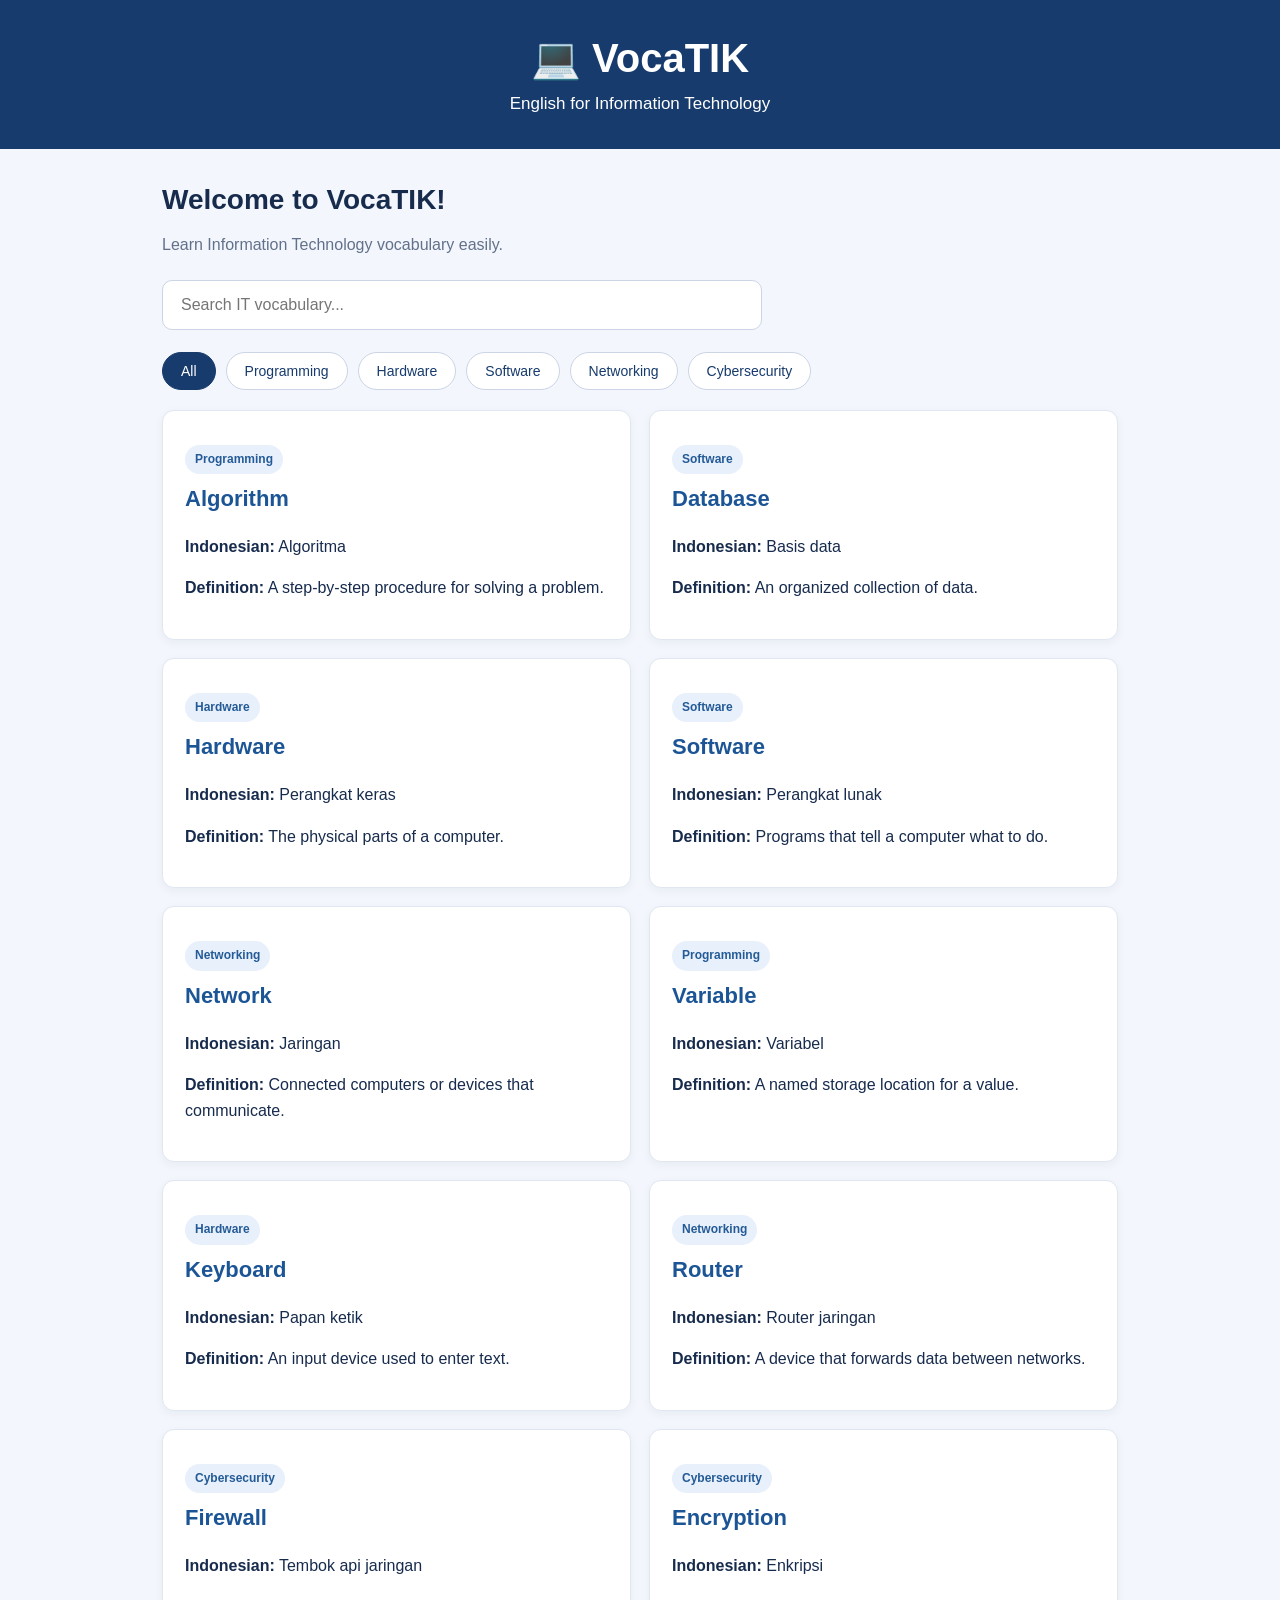
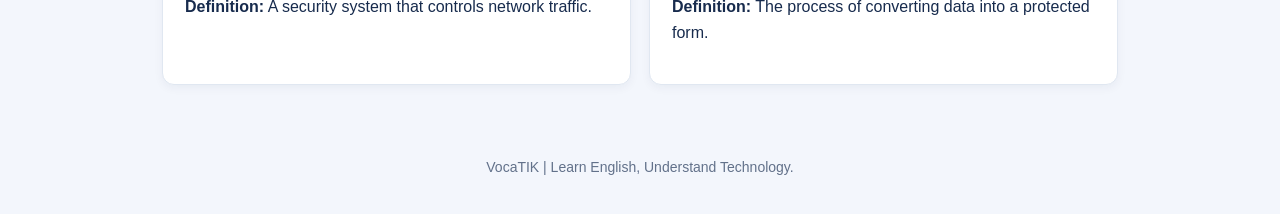
<file: index.html>
<!DOCTYPE html>
<html lang="en">
<head>
    <meta charset="UTF-8">
    <meta name="viewport" content="width=device-width, initial-scale=1.0">
    <title>VocaTIK - IT Dictionary</title>
    <link rel="stylesheet" href="style.css">
</head>

<body>
    <header>
        <h1>💻 VocaTIK</h1>
        <p>English for Information Technology</p>
    </header>

    <main>
        <h2>Welcome to VocaTIK!</h2>
        <p>Learn Information Technology vocabulary easily.</p>

        <input
            type="text"
            id="searchInput"
            placeholder="Search IT vocabulary..."
        >

        <div id="categories">
            <button class="category-btn active" data-category="All">All</button>
            <button class="category-btn" data-category="Programming">Programming</button>
            <button class="category-btn" data-category="Hardware">Hardware</button>
            <button class="category-btn" data-category="Software">Software</button>
            <button class="category-btn" data-category="Networking">Networking</button>
            <button class="category-btn" data-category="Cybersecurity">Cybersecurity</button>
        </div>

        <div id="dictionary"></div>
    </main>

    <footer>
        <p>VocaTIK | Learn English, Understand Technology.</p>
    </footer>

    <script src="script.js"></script>
</body>
</html>
</file>
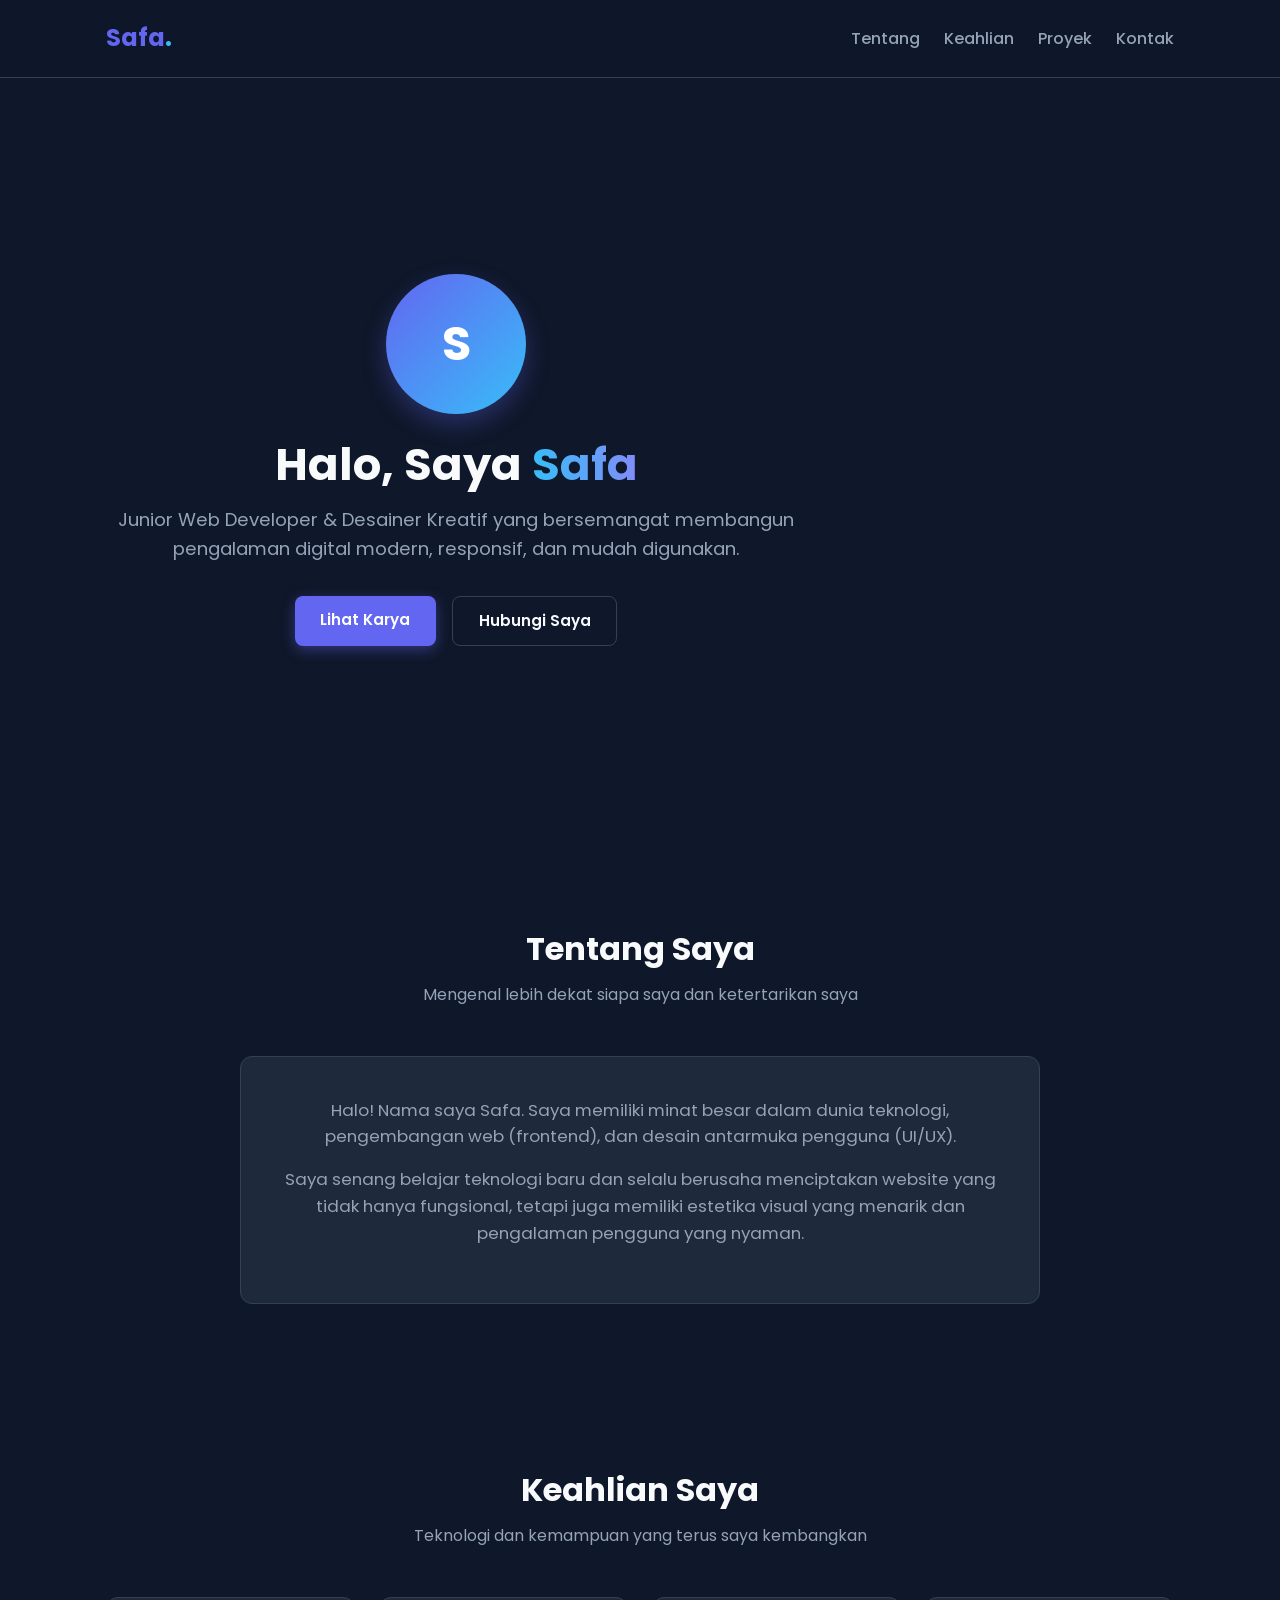
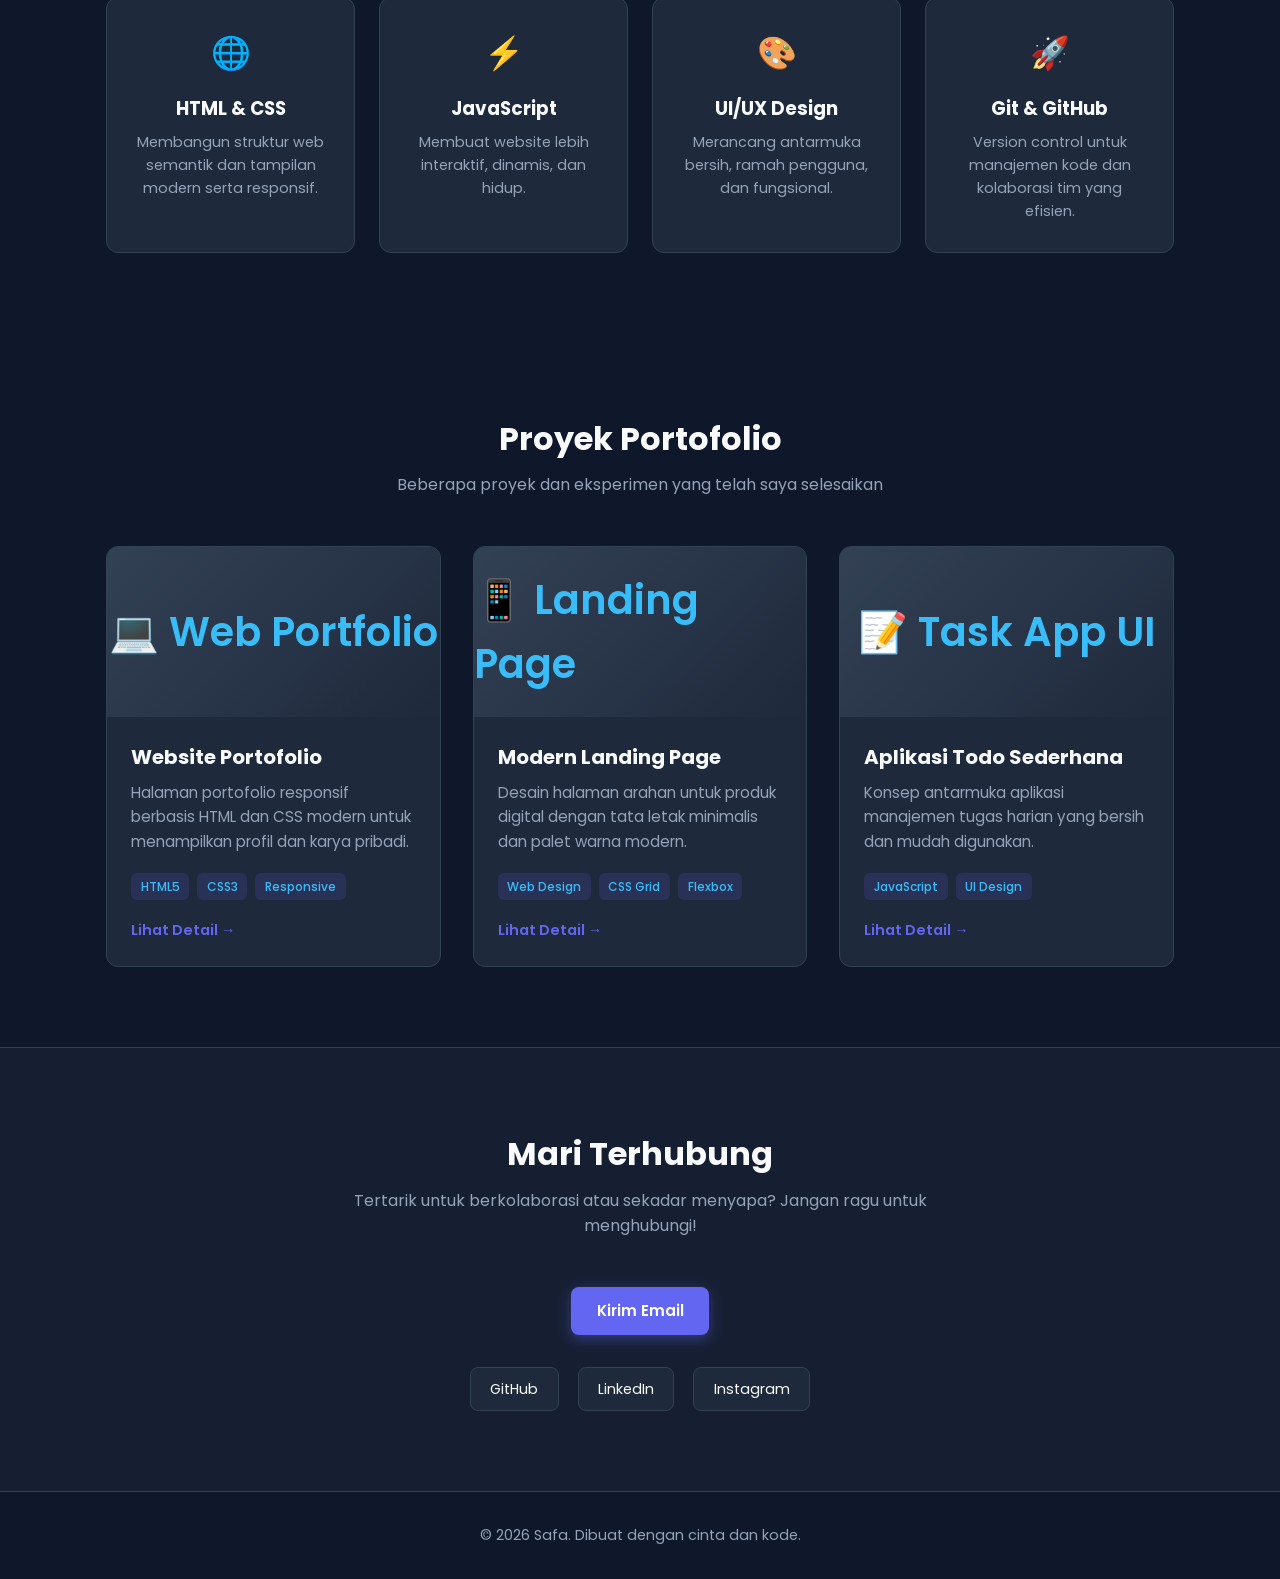
<file: Safa.html>
<!DOCTYPE html>
<html lang="id">
<head>
  <meta charset="UTF-8">
  <meta name="viewport" content="width=device-width, initial-scale=1.0">
  <title>Portofolio Safa</title>
  <link rel="preconnect" href="https://fonts.googleapis.com">
  <link rel="preconnect" href="https://fonts.gstatic.com" crossorigin>
  <link href="https://fonts.googleapis.com/css2?family=Poppins:wght@300;400;500;600;700&display=swap" rel="stylesheet">
  <style>
    /* Reset & Variabel Dasar */
    * {
      margin: 0;
      padding: 0;
      box-sizing: border-box;
    }

    :root {
      --primary: #6366f1;
      --primary-hover: #4f46e5;
      --bg: #0f172a;
      --card-bg: #1e293b;
      --text-main: #f8fafc;
      --text-muted: #94a3b8;
      --border: #334155;
      --accent: #38bdf8;
    }

    body {
      font-family: 'Poppins', sans-serif;
      background-color: var(--bg);
      color: var(--text-main);
      line-height: 1.6;
      scroll-behavior: smooth;
    }

    a {
      text-decoration: none;
      color: inherit;
    }

    /* Container */
    .container {
      width: 90%;
      max-width: 1100px;
      margin: 0 auto;
      padding: 0 1rem;
    }

    /* Navbar */
    header {
      position: sticky;
      top: 0;
      background-color: rgba(15, 23, 42, 0.9);
      backdrop-filter: blur(10px);
      border-bottom: 1px solid var(--border);
      z-index: 100;
    }

    nav {
      display: flex;
      justify-content: space-between;
      align-items: center;
      padding: 1.2rem 0;
    }

    .logo {
      font-size: 1.5rem;
      font-weight: 700;
      color: var(--primary);
    }

    .logo span {
      color: var(--accent);
    }

    .nav-links {
      display: flex;
      list-style: none;
      gap: 1.5rem;
    }

    .nav-links a {
      color: var(--text-muted);
      font-weight: 500;
      transition: color 0.3s ease;
    }

    .nav-links a:hover {
      color: var(--accent);
    }

    /* Hero Section */
    .hero {
      min-height: 85vh;
      display: flex;
      align-items: center;
      justify-content: center;
      text-align: center;
      padding: 4rem 0;
    }

    .hero-content {
      max-width: 700px;
    }

    .avatar {
      width: 140px;
      height: 140px;
      margin: 0 auto 1.5rem;
      border-radius: 50%;
      background: linear-gradient(135deg, var(--primary), var(--accent));
      display: flex;
      align-items: center;
      justify-content: center;
      font-size: 3rem;
      font-weight: 700;
      color: #fff;
      box-shadow: 0 10px 25px rgba(99, 102, 241, 0.3);
    }

    .hero h1 {
      font-size: 2.8rem;
      font-weight: 700;
      margin-bottom: 0.8rem;
      line-height: 1.2;
    }

    .hero h1 span {
      background: linear-gradient(to right, #38bdf8, #818cf8);
      -webkit-background-clip: text;
      -webkit-text-fill-color: transparent;
    }

    .hero p {
      font-size: 1.15rem;
      color: var(--text-muted);
      margin-bottom: 2rem;
    }

    .btn-group {
      display: flex;
      gap: 1rem;
      justify-content: center;
    }

    .btn {
      display: inline-block;
      padding: 0.75rem 1.6rem;
      border-radius: 8px;
      font-weight: 600;
      font-size: 0.95rem;
      cursor: pointer;
      transition: all 0.3s ease;
    }

    .btn-primary {
      background-color: var(--primary);
      color: #ffffff;
      box-shadow: 0 4px 14px rgba(99, 102, 241, 0.4);
    }

    .btn-primary:hover {
      background-color: var(--primary-hover);
      transform: translateY(-2px);
    }

    .btn-secondary {
      background-color: transparent;
      color: var(--text-main);
      border: 1px solid var(--border);
    }

    .btn-secondary:hover {
      background-color: var(--card-bg);
      border-color: var(--text-muted);
    }

    /* Section Global */
    section {
      padding: 5rem 0;
    }

    .section-title {
      text-align: center;
      margin-bottom: 3rem;
    }

    .section-title h2 {
      font-size: 2rem;
      font-weight: 700;
      margin-bottom: 0.5rem;
    }

    .section-title p {
      color: var(--text-muted);
      font-size: 1rem;
    }

    /* About Section */
    .about-card {
      background-color: var(--card-bg);
      border: 1px solid var(--border);
      border-radius: 12px;
      padding: 2.5rem;
      max-width: 800px;
      margin: 0 auto;
      text-align: center;
    }

    .about-card p {
      color: var(--text-muted);
      font-size: 1.05rem;
      margin-bottom: 1rem;
    }

    /* Skills Section */
    .skills-grid {
      display: grid;
      grid-template-columns: repeat(auto-fit, minmax(220px, 1fr));
      gap: 1.5rem;
    }

    .skill-card {
      background-color: var(--card-bg);
      border: 1px solid var(--border);
      border-radius: 12px;
      padding: 1.8rem;
      text-align: center;
      transition: transform 0.3s ease, border-color 0.3s ease;
    }

    .skill-card:hover {
      transform: translateY(-5px);
      border-color: var(--accent);
    }

    .skill-icon {
      font-size: 2rem;
      margin-bottom: 1rem;
      display: inline-block;
    }

    .skill-card h3 {
      font-size: 1.15rem;
      margin-bottom: 0.5rem;
    }

    .skill-card p {
      font-size: 0.9rem;
      color: var(--text-muted);
    }

    /* Projects Section */
    .projects-grid {
      display: grid;
      grid-template-columns: repeat(auto-fit, minmax(300px, 1fr));
      gap: 2rem;
    }

    .project-card {
      background-color: var(--card-bg);
      border: 1px solid var(--border);
      border-radius: 12px;
      overflow: hidden;
      display: flex;
      flex-direction: column;
      transition: transform 0.3s ease, box-shadow 0.3s ease;
    }

    .project-card:hover {
      transform: translateY(-5px);
      box-shadow: 0 10px 20px rgba(0, 0, 0, 0.3);
    }

    .project-preview {
      height: 170px;
      background: linear-gradient(135deg, #334155, #1e293b);
      display: flex;
      align-items: center;
      justify-content: center;
      color: var(--accent);
      font-size: 2.5rem;
      font-weight: 600;
    }

    .project-content {
      padding: 1.5rem;
      display: flex;
      flex-direction: column;
      flex-grow: 1;
    }

    .project-content h3 {
      font-size: 1.25rem;
      margin-bottom: 0.5rem;
    }

    .project-content p {
      color: var(--text-muted);
      font-size: 0.95rem;
      margin-bottom: 1.2rem;
      flex-grow: 1;
    }

    .project-tags {
      display: flex;
      flex-wrap: wrap;
      gap: 0.5rem;
      margin-bottom: 1.2rem;
    }

    .tag {
      font-size: 0.75rem;
      background-color: rgba(99, 102, 241, 0.15);
      color: var(--accent);
      padding: 0.25rem 0.6rem;
      border-radius: 6px;
      font-weight: 500;
    }

    .project-link {
      font-size: 0.9rem;
      font-weight: 600;
      color: var(--primary);
      display: inline-flex;
      align-items: center;
      gap: 0.4rem;
    }

    .project-link:hover {
      color: var(--accent);
    }

    /* Contact Section */
    .contact {
      background-color: rgba(30, 41, 59, 0.5);
      border-top: 1px solid var(--border);
    }

    .contact-wrapper {
      max-width: 600px;
      margin: 0 auto;
      text-align: center;
    }

    .social-links {
      display: flex;
      justify-content: center;
      gap: 1.2rem;
      margin-top: 2rem;
    }

    .social-btn {
      padding: 0.6rem 1.2rem;
      border-radius: 8px;
      background-color: var(--card-bg);
      border: 1px solid var(--border);
      font-size: 0.9rem;
      color: var(--text-main);
      transition: all 0.3s ease;
    }

    .social-btn:hover {
      border-color: var(--accent);
      color: var(--accent);
      transform: translateY(-2px);
    }

    /* Footer */
    footer {
      border-top: 1px solid var(--border);
      padding: 2rem 0;
      text-align: center;
      color: var(--text-muted);
      font-size: 0.9rem;
    }

    /* Responsive */
    @media (max-width: 768px) {
      .hero h1 {
        font-size: 2.2rem;
      }
      .nav-links {
        display: none; /* simple mobile view */
      }
    }
  </style>
</head>
<body>

  <!-- Navigation -->
  <header>
    <div class="container">
      <nav>
        <a href="#" class="logo">Safa<span>.</span></a>
        <ul class="nav-links">
          <li><a href="#about">Tentang</a></li>
          <li><a href="#skills">Keahlian</a></li>
          <li><a href="#projects">Proyek</a></li>
          <li><a href="#contact">Kontak</a></li>
        </ul>
      </nav>
    </div>
  </header>

  <!-- Hero Section -->
  <section class="hero">
    <div class="container">
      <div class="hero-content">
        <div class="avatar">S</div>
        <h1>Halo, Saya <span>Safa</span></h1>
        <p>Junior Web Developer & Desainer Kreatif yang bersemangat membangun pengalaman digital modern, responsif, dan mudah digunakan.</p>
        <div class="btn-group">
          <a href="#projects" class="btn btn-primary">Lihat Karya</a>
          <a href="#contact" class="btn btn-secondary">Hubungi Saya</a>
        </div>
      </div>
    </div>
  </section>

  <!-- About Section -->
  <section id="about">
    <div class="container">
      <div class="section-title">
        <h2>Tentang Saya</h2>
        <p>Mengenal lebih dekat siapa saya dan ketertarikan saya</p>
      </div>
      <div class="about-card">
        <p>
          Halo! Nama saya Safa. Saya memiliki minat besar dalam dunia teknologi, pengembangan web (frontend), dan desain antarmuka pengguna (UI/UX).
        </p>
        <p>
          Saya senang belajar teknologi baru dan selalu berusaha menciptakan website yang tidak hanya fungsional, tetapi juga memiliki estetika visual yang menarik dan pengalaman pengguna yang nyaman.
        </p>
      </div>
    </div>
  </section>

  <!-- Skills Section -->
  <section id="skills">
    <div class="container">
      <div class="section-title">
        <h2>Keahlian Saya</h2>
        <p>Teknologi dan kemampuan yang terus saya kembangkan</p>
      </div>
      <div class="skills-grid">
        <div class="skill-card">
          <div class="skill-icon">🌐</div>
          <h3>HTML & CSS</h3>
          <p>Membangun struktur web semantik dan tampilan modern serta responsif.</p>
        </div>
        <div class="skill-card">
          <div class="skill-icon">⚡</div>
          <h3>JavaScript</h3>
          <p>Membuat website lebih interaktif, dinamis, dan hidup.</p>
        </div>
        <div class="skill-card">
          <div class="skill-icon">🎨</div>
          <h3>UI/UX Design</h3>
          <p>Merancang antarmuka bersih, ramah pengguna, dan fungsional.</p>
        </div>
        <div class="skill-card">
          <div class="skill-icon">🚀</div>
          <h3>Git & GitHub</h3>
          <p>Version control untuk manajemen kode dan kolaborasi tim yang efisien.</p>
        </div>
      </div>
    </div>
  </section>

  <!-- Projects Section -->
  <section id="projects">
    <div class="container">
      <div class="section-title">
        <h2>Proyek Portofolio</h2>
        <p>Beberapa proyek dan eksperimen yang telah saya selesaikan</p>
      </div>
      <div class="projects-grid">
        <div class="project-card">
          <div class="project-preview">💻 Web Portfolio</div>
          <div class="project-content">
            <h3>Website Portofolio</h3>
            <p>Halaman portofolio responsif berbasis HTML dan CSS modern untuk menampilkan profil dan karya pribadi.</p>
            <div class="project-tags">
              <span class="tag">HTML5</span>
              <span class="tag">CSS3</span>
              <span class="tag">Responsive</span>
            </div>
            <a href="#" class="project-link">Lihat Detail &rarr;</a>
          </div>
        </div>

        <div class="project-card">
          <div class="project-preview">📱 Landing Page</div>
          <div class="project-content">
            <h3>Modern Landing Page</h3>
            <p>Desain halaman arahan untuk produk digital dengan tata letak minimalis dan palet warna modern.</p>
            <div class="project-tags">
              <span class="tag">Web Design</span>
              <span class="tag">CSS Grid</span>
              <span class="tag">Flexbox</span>
            </div>
            <a href="#" class="project-link">Lihat Detail &rarr;</a>
          </div>
        </div>

        <div class="project-card">
          <div class="project-preview">📝 Task App UI</div>
          <div class="project-content">
            <h3>Aplikasi Todo Sederhana</h3>
            <p>Konsep antarmuka aplikasi manajemen tugas harian yang bersih dan mudah digunakan.</p>
            <div class="project-tags">
              <span class="tag">JavaScript</span>
              <span class="tag">UI Design</span>
            </div>
            <a href="#" class="project-link">Lihat Detail &rarr;</a>
          </div>
        </div>
      </div>
    </div>
  </section>

  <!-- Contact Section -->
  <section id="contact" class="contact">
    <div class="container">
      <div class="contact-wrapper">
        <div class="section-title">
          <h2>Mari Terhubung</h2>
          <p>Tertarik untuk berkolaborasi atau sekadar menyapa? Jangan ragu untuk menghubungi!</p>
        </div>
        <div class="btn-group">
          <a href="mailto:safa@example.com" class="btn btn-primary">Kirim Email</a>
        </div>
        <div class="social-links">
          <a href="https://github.com" target="_blank" class="social-btn">GitHub</a>
          <a href="https://linkedin.com" target="_blank" class="social-btn">LinkedIn</a>
          <a href="https://instagram.com" target="_blank" class="social-btn">Instagram</a>
        </div>
      </div>
    </div>
  </section>

  <!-- Footer -->
  <footer>
    <div class="container">
      <p>&copy; 2026 Safa. Dibuat dengan cinta dan kode.</p>
    </div>
  </footer>

</body>
</html>
</file>
<file: style.css>
/* ===== GENERAL ===== */
* {
  box-sizing: border-box;
}

body {
  margin: 0;
  font-family: Arial, sans-serif;
  background: #f3f6fc;
  color: #172b4d;
}

/* ===== HEADER ===== */
header {
  background: #173b6c;
  color: white;
  text-align: center;
  padding: 35px 20px;
}

header h1 {
  font-size: 40px;
  margin: 0 0 12px;
}

header p {
  font-size: 17px;
  margin: 0;
}

/* ===== MAIN CONTENT ===== */
main {
  max-width: 1000px;
  margin: 35px auto;
  padding: 0 22px;
}

main h2 {
  font-size: 28px;
  margin-bottom: 10px;
}

main > p {
  color: #62718a;
  line-height: 1.6;
}

/* ===== SEARCH INPUT ===== */
#searchInput {
  display: block;
  width: 100%;
  max-width: 600px;
  padding: 15px 18px;
  margin: 22px 0;
  border: 1px solid #cbd5e5;
  border-radius: 10px;
  font-size: 16px;
  outline-color: #3978c5;
}

#searchInput:focus {
  border-color: #3978c5;
}

/* ===== CATEGORY BUTTONS ===== */
#categories {
  display: flex;
  flex-wrap: wrap;
  gap: 10px;
  margin: 20px 0;
}

.category-btn {
  padding: 10px 18px;
  border: 1px solid #cbd5e5;
  border-radius: 20px;
  background: white;
  color: #173b6c;
  cursor: pointer;
  font-size: 14px;
  transition: background 0.2s, color 0.2s;
}

.category-btn:hover,
.category-btn.active {
  background: #173b6c;
  color: white;
  border-color: #173b6c;
}

.category-btn:focus-visible {
  outline: 2px solid #3978c5;
  outline-offset: 3px;
}

/* ===== DICTIONARY CARDS ===== */
#dictionary {
  display: grid;
  grid-template-columns: repeat(2, minmax(0, 1fr));
  gap: 18px;
}

.card {
  min-width: 0;
  background: white;
  border: 1px solid #e0e7f1;
  border-radius: 12px;
  padding: 22px;
  box-shadow: 0 3px 10px rgba(23, 43, 77, 0.05);
}

.card h3 {
  margin-top: 0;
  color: #1c5596;
  font-size: 22px;
}

.card p {
  line-height: 1.6;
  overflow-wrap: anywhere;
}

.term-category {
  display: inline-block;
  padding: 5px 10px;
  border-radius: 15px;
  background: #e8f0fc;
  color: #245b96;
  font-size: 12px;
  font-weight: bold;
}

/* ===== FOOTER ===== */
footer {
  text-align: center;
  padding: 25px 15px;
  color: #62718a;
  font-size: 14px;
}

/* ===== RESPONSIVE DESIGN ===== */
@media (max-width: 650px) {
  main {
    margin: 25px auto;
    padding: 0 16px;
  }

  #dictionary {
    grid-template-columns: 1fr;
  }

  header h1 {
    font-size: 32px;
  }

  .card {
    padding: 18px;
  }
}

.term-category {
  display: inline-block;
  padding: 5px 10px;
  border-radius: 15px;
  background: #e8f0fc;
  color: #245b96;
  font-size: 12px;
  font-weight: bold;
}
</file>
